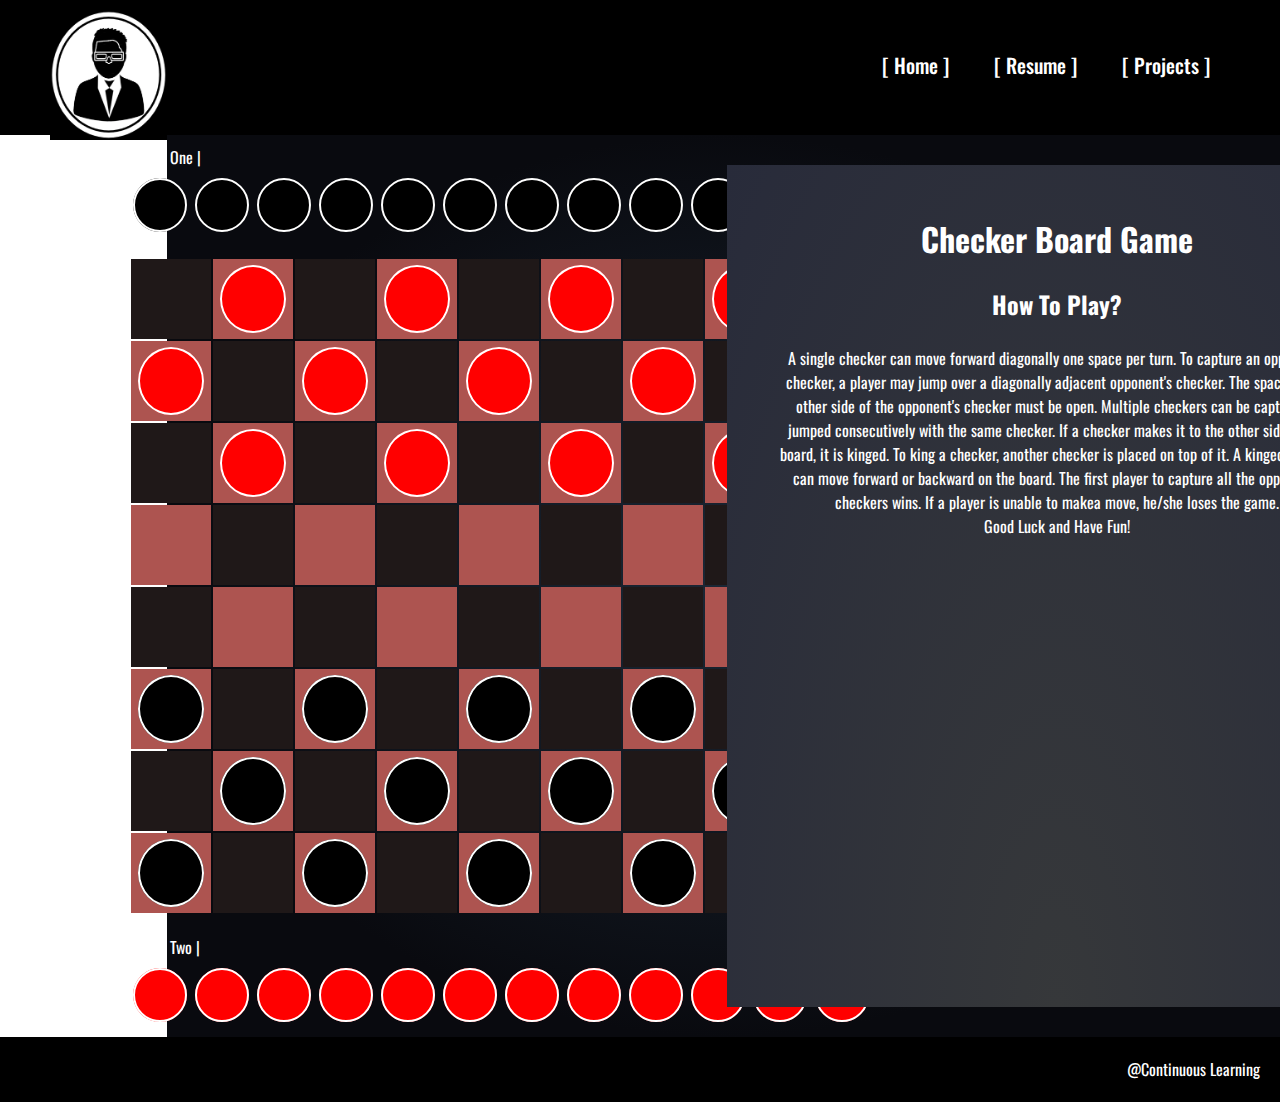
<file: boardpage/board.html>
<!DOCTYPE html>
<html lang="en">
<head>
    <meta charset="UTF-8">
    <meta http-equiv="X-UA-Compatible" content="IE=edge">
    <meta name="viewport" content="width=device-width, initial-scale=1.0">
    <title>Document</title>
    <link rel="stylesheet" href="./boardStyle.css">
    <link rel="stylesheet" href="../navigation.css">
    <script src="./boardScript.js"></script>
    <script src="../navScript.js"></script>
    <!--Fonts Header-->
    <link rel="preconnect" href="https://fonts.googleapis.com">
    <link rel="preconnect" href="https://fonts.gstatic.com" crossorigin>
    <link href="https://fonts.googleapis.com/css2?family=Noto+Sans:wght@600;800&family=Oswald:wght@700&family=Sedgwick+Ave&display=swap" rel="stylesheet">
</head>
<body>
    <header> 
        <a href="../index.html"><img class="logo" src="../logo1.png" alt="logo"></a>
        <nav>
            <ul class="navigation">
                <li><a href="../index.html">[ Home ]</a></li>
                <li><a href="../resumepage/resume.html">[ Resume ]</a></li>
                <li id="menu"><a href="#">[ Projects ]
                    <ul id="dropdown">
                        <li><a href="./board.html">Checker Board Game</a></li>
                    </ul>
                </a></li>
            </ul>
        </nav>
    </header>
    <!--background stars-->
    <!--Grid-->
    <div class="grid-container">
        <!--First Section Grid-->
        <div class="firstSection">
            <!--Player One Score-->
            <div class="playerOne">
                <p>Player One |</p>
                <br>
                <table class="scoreOne">
                    <tr><span class="blackTaken"></span></tr><tr><span class="blackTaken"></span></tr><tr><span class="blackTaken"></span></tr><tr><span class="blackTaken"></span></tr>
                    <tr><span class="blackTaken"></span></tr><tr><span class="blackTaken"></span></tr><tr><span class="blackTaken"></span></tr><tr><span class="blackTaken"></span></tr>
                    <tr><span class="blackTaken"></span></tr><tr><span class="blackTaken"></span></tr><tr><span class="blackTaken"></span></tr><tr><span class="blackTaken"></span></tr>
                </table>
            </div>
            <!--Table-->
            <table>
                <tr>
                    <td class="invalidSlot"><span id="0"></span></td><td class ="empty"><span class="redPiece" id="1"></span></td><td class="invalidSlot"><span id="0"></span></td><td class ="empty"><span class="redPiece" id="3"></span></td><td class="invalidSlot"><span id="0"></span></td><td class ="empty"><span class="redPiece" id="5"></span></td><td class="invalidSlot"><span id="0"></span></td><td class ="empty"><span class="redPiece" id="7"></span></td>
                </tr>
                <tr>
                    <td class ="empty"><span class="redPiece" id="8"></span></td><td class="invalidSlot"><span id="0"></span></td><td class ="empty"><span class="redPiece" id="10"></span></td><td class="invalidSlot"><span id="0"></span></td><td class ="empty"><span class="redPiece" id="12"></span></td><td class="invalidSlot"><span id="0"></span></td><td class ="empty"><span class="redPiece" id="14"></span></td><td class="invalidSlot"><span id="0"></span></td>
                </tr>
                <tr>
                    <td class="invalidSlot"><span id="0"></span></td><td class ="empty"><span class="redPiece" id="17"></span></td><td class="invalidSlot"><span id="0"></span></td><td class ="empty"><span class="redPiece" id="19"></span></td><td class="invalidSlot"><span id="0"></span></td><td class ="empty"><span class="redPiece" id="21"></span></td><td class="invalidSlot"><span id="0"></span></td><td class ="empty"><span class="redPiece" id="23"></span></td>    
                </tr>
                <tr>
                    <td class ="empty"><span id="24"></span></td><td class="invalidSlot"><span id="0"></span></td><td class ="empty"><span id="26"></span></td><td class="invalidSlot"><span id="0"></span></td><td class ="empty"><span id="28"></span></td><td class="invalidSlot"><span id="0"></span></td><td class ="empty"><span id="30"></span></td><td class="invalidSlot"><span id="0"></span></td>
                </tr>
                <tr>
                    <td class="invalidSlot"><span id="0"></span></td><td class ="empty"><span id="33"></span></td><td class="invalidSlot"><span id="0"></span></td><td class ="empty"><span id="35"></span></td><td class="invalidSlot"><span id="0"></span></td><td class ="empty"><span id="37"></span></td><td class="invalidSlot"><span id="0"></span></td><td class ="empty"><span id="39"></span></td>
                </tr>
                <tr>
                    <td class ="empty"><span class="blackPiece" id="40"></span></td><td class="invalidSlot"><span id="0"></span></td><td class ="empty"><span class="blackPiece" id="42"></span></td><td class="invalidSlot"><span id="0"></span></td><td class ="empty"><span class="blackPiece" id="44"></span></td><td class="invalidSlot"><span id="0"></span></td><td class ="empty"><span class="blackPiece" id="46"></span></td><td class="invalidSlot"><span id="0"></span></td>
                </tr>
                <tr>
                    <td class="invalidSlot"><span id="0"></span></td><td class ="empty"><span class="blackPiece" id="49"></span></td><td class="invalidSlot"><span id="0"></span></td><td class ="empty"><span class="blackPiece" id="51"></span></td><td class="invalidSlot"><span id="0"></span></td><td class ="empty"><span class="blackPiece" id="53"></span></td><td class="invalidSlot"><span id="0"></span></td><td class ="empty"><span class="blackPiece" id="55"></span></td>
                </tr>
                <tr>
                    <td class ="empty"><span class="blackPiece" id="56"></span></td><td class="invalidSlot"><span id="0"></span></td><td class ="empty"><span class="blackPiece" id="58"></span></td><td class="invalidSlot"><span id="0"></span></td><td class ="empty"><span class="blackPiece" id="60"></span></td><td class="invalidSlot"><span id="0"></span></td><td class ="empty"><span class="blackPiece" id="62"></td><td class="invalidSlot"><span id="0"></span></td>
                </tr>
            </table>
            <!--Player Two Score-->
            <div class="playerTwo">
                <p>Player Two |</p>
                <br>
                <table class="scoreTwo">
                    <tr><span class="redTaken"></span></tr><tr><span class="redTaken"></span></tr><tr><span class="redTaken"></span></tr><tr><span class="redTaken"></span></tr>
                    <tr><span class="redTaken"></span></tr><tr><span class="redTaken"></span></tr><tr><span class="redTaken"></span></tr><tr><span class="redTaken"></span></tr>
                    <tr><span class="redTaken"></span></tr><tr><span class="redTaken"></span></tr><tr><span class="redTaken"></span></tr><tr><span class="redTaken"></span></tr>
                </table>
            </div>
        </div>
        <!--Second Section of Column-->
        <div class="secondSection">
            <div><h1>Checker Board Game</h1></div>
            <br> 
            <div>
                <h2>How To Play?</h2>
                <br>
                <p>A single checker can move forward diagonally one space per turn. To capture an opponent's checker, a player may jump
                    over a diagonally adjacent opponent's checker. The space on the other side of the opponent's checker must be open. Multiple
                    checkers can be captured if jumped consecutively with the same checker. If a checker makes it to the other side of the board, it is 
                    kinged. To king a checker, another checker is placed on top of it. A kinged checker can move forward or backward on the board. The 
                    first player to capture all the opponent's checkers wins. If a player is unable to makea move, he/she loses the game.
                </p>
                <p>Good Luck and Have Fun!</p>
            </div>
            <br>
            <br>
            <div>
                <iframe width="560" height="315" src="https://www.youtube.com/embed/ScKIdStgAfU" title="YouTube video player" frameborder="0" allow="accelerometer; autoplay; clipboard-write; encrypted-media; gyroscope; picture-in-picture" allowfullscreen></iframe>
            </div>  
        </div>
    </div>
    <footer>
        <p>@Continuous Learning</p>
    </footer>
    
</body>
</html>
</file>
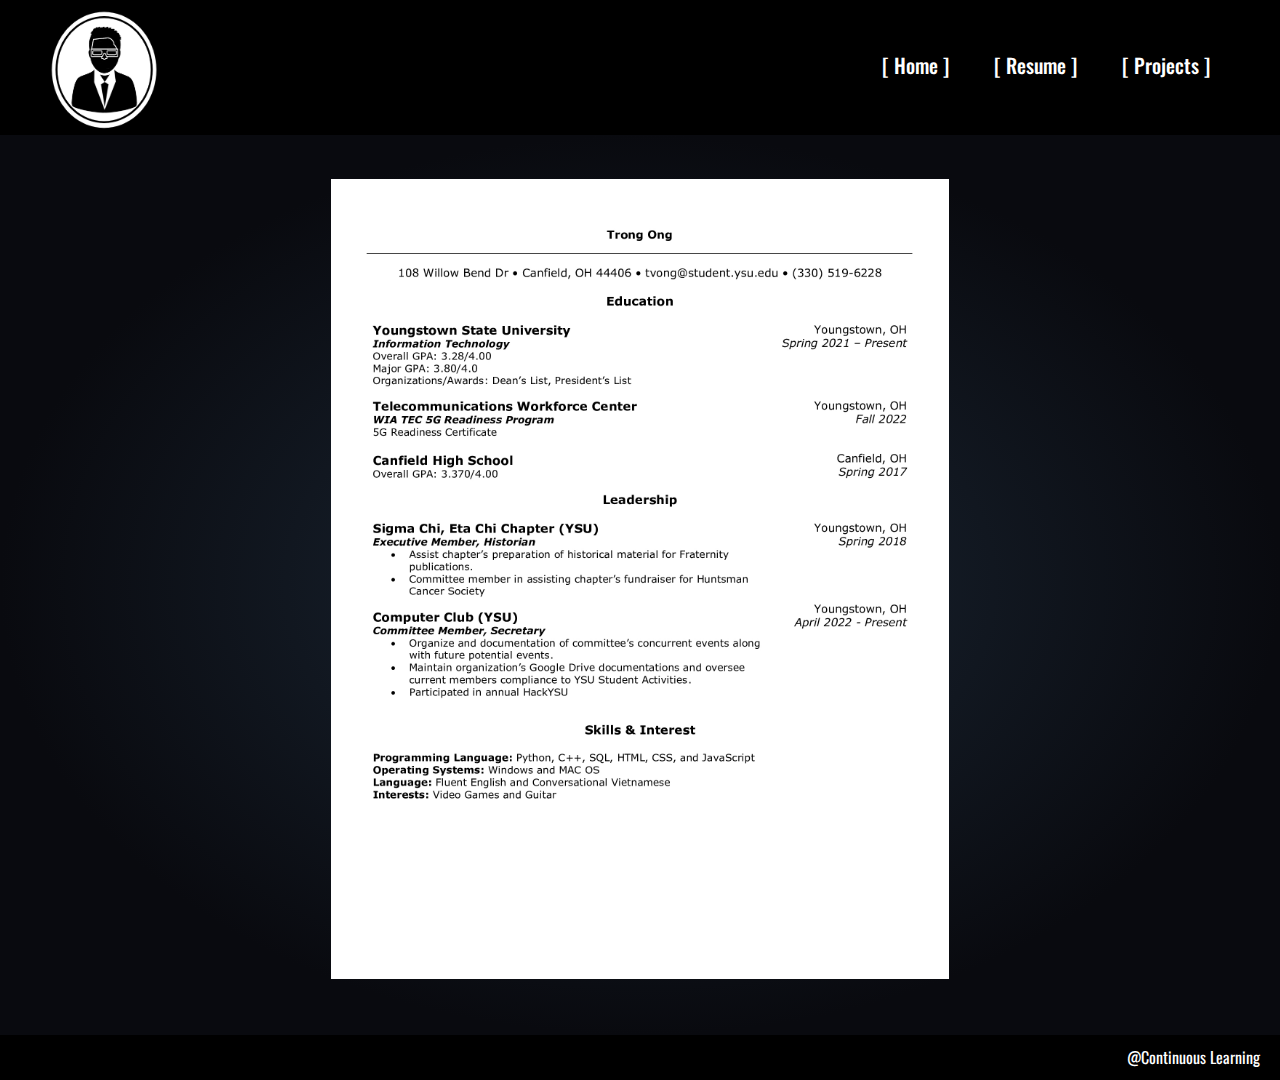
<file: resumepage/resume.html>
<!DOCTYPE html>
<html lang="en">
<head>
    <meta charset="UTF-8">
    <meta http-equiv="X-UA-Compatible" content="IE=edge">
    <meta name="viewport" content="width=device-width, initial-scale=1.0">
    <title>Resume</title>
    <link rel="stylesheet" href="../navigation.css">
    <link rel="stylesheet" href="./resumeStyle.css">
    <script src="../navScript.js"></script>
    <!--Fonts Header-->
    <link rel="preconnect" href="https://fonts.googleapis.com">
    <link rel="preconnect" href="https://fonts.gstatic.com" crossorigin>
    <link href="https://fonts.googleapis.com/css2?family=Noto+Sans:wght@600;800&family=Oswald:wght@700&family=Sedgwick+Ave&display=swap" rel="stylesheet">
</head>
<body>
    <header> 
        <a href="index.html"><img class="logo" src="../logo1.png" alt="logo"></a>
        <nav>
            <ul class="navigation">
                <li><a href="../index.html">[ Home ]</a></li>
                <li><a href="./resume.html">[ Resume ]</a></li>
                <li id="menu"><a href="#">[ Projects ]
                    <ul id="dropdown">
                        <li><a href="../boardpage/board.html">Checker Board Game</a></li>
                    </ul>
                </a></li>
            </ul>
        </nav>
    </header>
    <div class="section">
        <br>
        <!--<p class="barOne">[</p>-->
        <img src="./Resume-JPG.jpg" alt="resume">
        <!--<p class="barTwo">]</p>-->
    </div>
    <footer>
        <p>@Continuous Learning</p>
    </footer>
</body>
</html>
</file>
<file: boardpage/boardStyle.css>
* {
    margin: 0;
    padding: 0;
}
body {
    min-height: 100vh;
    overflow: scroll;
    box-sizing: border-box;
    font-family: 'Noto Sans', sans-serif;
    font-family: 'Oswald', sans-serif;
}
.playerOne {
    color: white;
    padding: 10px
}
.blackTaken {
    width: 20px;
    height: 20px;
    padding: 13px 25px;
    background-color: black;
    border: 2px solid white;
    border-radius: 50%;
    margin: 4px;
}
.playerTwo {
    color: white;
    padding: 10px
}
.redTaken {
    width: 20px;
    height: 20px;
    padding: 13px 25px;
    background-color: red;
    border: 2px solid white;
    border-radius: 50%;
    margin: 4px;
}
table {
    padding: 10px;
}
td {
    width: 80px;
    height: 80px;
    text-align: center;
}
.invalidSlot {
    background-color: #1f1818;
}
.empty {
    background-color: #ad5450;
}
.redPiece {
    width: 25px;
    height: 25px;
    padding: 20px 31px;
    background-color: red;
    border: 2px solid white;
    border-radius: 50%;
}

.blackPiece {
    width: 25px;
    height: 25px;
    padding: 20px 31px;
    background-color: black;
    border: 2px solid white;
    border-radius: 50%;

}
.king.redPiece {
    background-color: #;
}
.king.blackPiece {
    background-color: #;
}
.potentialSpace {
    width: 25px;
    height: 25px;
    padding: 20px 31px;
    background-color: grey;
    border: 2px solid grey;
    border-radius: 50%;
}
.grid-container {
    min-height: 100vh;
    display: grid;
    grid-template-columns: 60% 40%;
    justify-items: center;
    background: radial-gradient(closest-side, #1b2735 0%,#090a0f 100%);
}
.firstSection {
    color: white;
}
.secondSection {
    color: white;
    background: radial-gradient(ellipse at bottom, #36383a 0%,#282b3a 100%);
    padding: 50px;
    margin: 30px;
    text-align: center;
}
footer {
    min-height: 5vh;
    background: black;
    color: white;
    padding-top: 20px;
    padding-right: 20px;

}
footer p {
    float: right;
}
</file>
<file: navigation.css>
header {
    align-items: center;
    min-height: 15vh;
    background: black;
}
.logo {
    float: left;
    background-size: contain;
    background-repeat: no-repeat;
    height: 130px;
    padding: 10px 0px 0px 50px;
    cursor: pointer;
}
.navigation {
    font-weight: 500;
    font-size: 20px;
    background: transparent;
    float: right;
    margin: 30px 50px 20px auto;
}
.navigation li {
    display: inline-block;
    padding: 20px;
    transition: all 0.3s ease 0s;
    position: relative;
}
.navigation li a {
    text-decoration: none;
    list-style: none;
    color: white;
}
.navigation li a:hover {
    color: rgb(112, 110, 110);
    cursor: pointer;
}
.navigation #menu:hover {
    color: rgb(112, 110, 110);
    cursor: pointer;
}
#dropdown {
    display: none;
    position: absolute;
    width: 100%;
    text-align: center;
    left: 0;
}
#dropdown li {
    padding: 10px;
}
#dropdown.active {
    display: block;
}
</file>
<file: resumepage/resumeStyle.css>
* {
    margin: 0;
    padding: 0;
    box-sizing: border-box;
    font-family: 'Noto Sans', sans-serif;
    font-family: 'Oswald', sans-serif;
}
body {
    min-height: 100vh;
}
.section {
    min-height: 100vh;
    text-align: center;
    justify-content: center;
    background: radial-gradient(closest-side, #1b2735 0%,#090a0f 100%);
    color: white;
    padding-top: 20px;
}
.barOne {
    padding-right: 40%;
    padding-bottom: 0px;
    font-size: 30px;
}
.section img {
    background-size: contain;
    background-repeat: no-repeat;
    height: 800px;
}
.barTwo {
    padding-left: 40%;
    padding-bottom: 10px;
    font-size: 30px;
}
footer {
    min-height: 5vh;
    background: black;
    color: white;
    padding-top: 10px;
    padding-right: 20px;

}
footer p {
    float: right;
}
</file>
